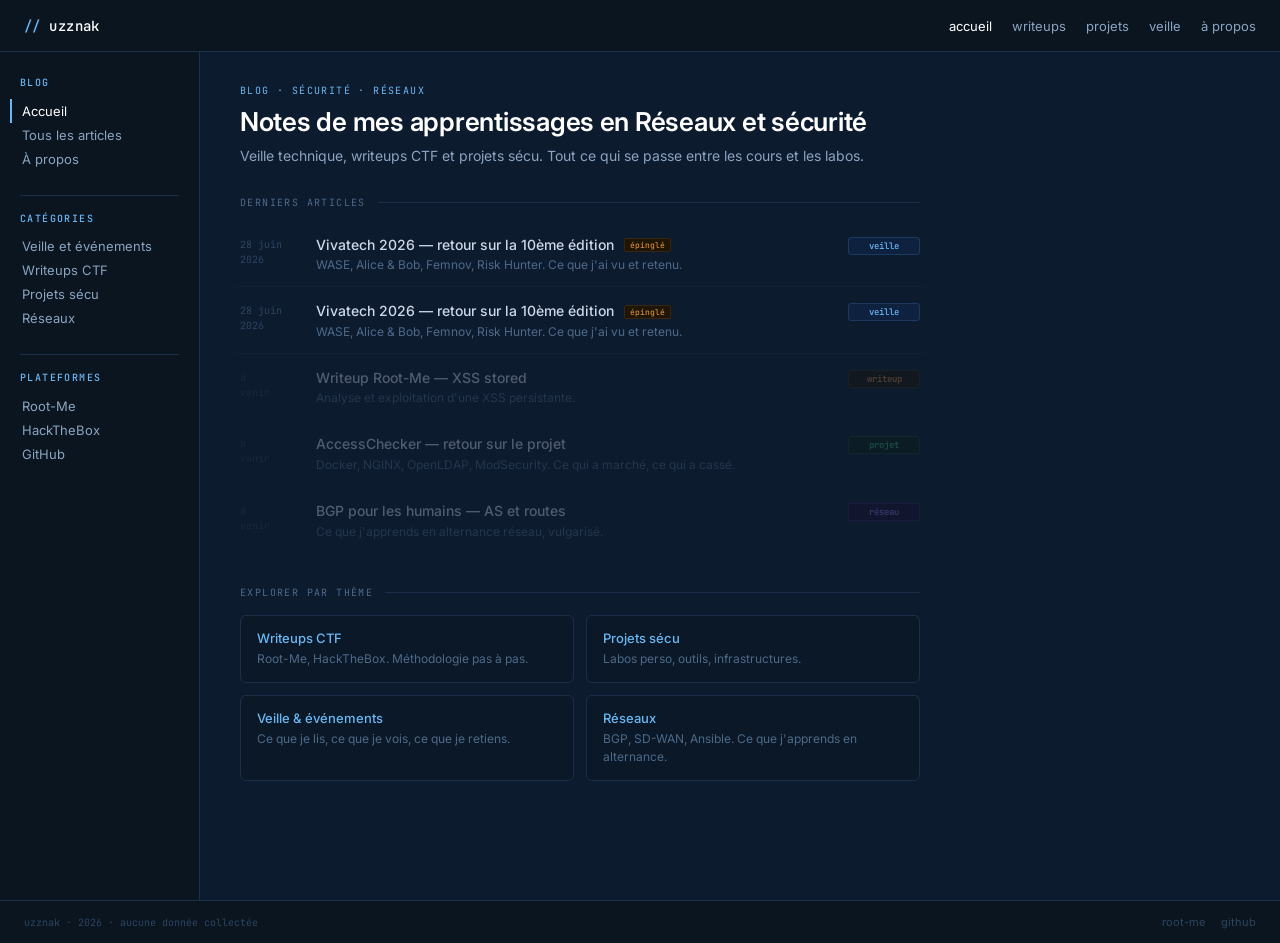
<file: index.html>
<!DOCTYPE html>
<html lang="fr">
<head>
  <meta charset="UTF-8">
  <meta name="viewport" content="width=device-width, initial-scale=1.0">
  <meta name="description" content="Blog de veille cyber, writeups CTF et projets sécu — Uzznak">
  <title>Uzznak — cyber & réseaux</title>
  <link rel="stylesheet" href="style.css">
</head>
<body>

  <div id="header"></div>

  <div class="body">
    <div id="sidebar"></div>



    <!-- CONTENU-->
    <main class="content">
      <div class="eyebrow">blog · sécurité · réseaux</div>
      <h1>Notes de mes apprentissages en Réseaux et sécurité</h1>
      <p class="content-sub">Veille technique, writeups CTF et projets sécu. Tout ce qui se passe entre les cours et les labos.</p>

      <div class="section-label" id="all">derniers articles</div>



      <div class="article-list">
        <a href="articles/vivatech-2026.html" class="article-row">
          <div class="article-date">28 juin<br>2026</div>
          <div>
            <p class="article-title">Vivatech 2026 — retour sur la 10ème édition <span class="pinned">épinglé</span></p>
            <p class="article-desc">WASE, Alice & Bob, Femnov, Risk Hunter. Ce que j'ai vu et retenu.</p>
          </div>
          <span class="badge veille">veille</span>
        </a>

        <a href="articles/filigrane.html" class="article-row">
          <div class="article-date">28 juin<br>2026</div>
          <div>
            <p class="article-title">Vivatech 2026 — retour sur la 10ème édition <span class="pinned">épinglé</span></p>
            <p class="article-desc">WASE, Alice & Bob, Femnov, Risk Hunter. Ce que j'ai vu et retenu.</p>
          </div>
          <span class="badge veille">veille</span>
        </a>
        

        <div class="article-row ghost">
          <div class="article-date">à<br>venir</div>
          <div>
            <p class="article-title">Writeup Root-Me — XSS stored</p>
            <p class="article-desc">Analyse et exploitation d'une XSS persistante.</p>
          </div>
          <span class="badge writeup">writeup</span>
        </div>

        <div class="article-row ghost">
          <div class="article-date">à<br>venir</div>
          <div>
            <p class="article-title">AccessChecker — retour sur le projet</p>
            <p class="article-desc">Docker, NGINX, OpenLDAP, ModSecurity. Ce qui a marché, ce qui a cassé.</p>
          </div>
          <span class="badge projet">projet</span>
        </div>

        <div class="article-row ghost">
          <div class="article-date">à<br>venir</div>
          <div>
            <p class="article-title">BGP pour les humains — AS et routes</p>
            <p class="article-desc">Ce que j'apprends en alternance réseau, vulgarisé.</p>
          </div>
          <span class="badge reseau">réseau</span>
        </div>

      </div>

      <div style="margin-top: 2rem;">
        <div class="section-label">explorer par thème</div>
        <div class="theme-cards">
          <a href="index.html#writeups" class="theme-card">
            <div class="theme-card-title">Writeups CTF</div>
            <div class="theme-card-desc">Root-Me, HackTheBox. Méthodologie pas à pas.</div>
          </a>
          <a href="index.html#projets" class="theme-card">
            <div class="theme-card-title">Projets sécu</div>
            <div class="theme-card-desc">Labos perso, outils, infrastructures.</div>
          </a>
          <a href="index.html#veille" class="theme-card">
            <div class="theme-card-title">Veille &amp; événements</div>
            <div class="theme-card-desc">Ce que je lis, ce que je vois, ce que je retiens.</div>
          </a>
          <a href="index.html#reseau" class="theme-card">
            <div class="theme-card-title">Réseaux</div>
            <div class="theme-card-desc">BGP, SD-WAN, Ansible. Ce que j'apprends en alternance.</div>
          </a>
        </div>
      </div>

    </main>
  </div>

  <div id="footer"></div>

  <script src="components.js" data-root=""></script>
</body>
</html>
</file>
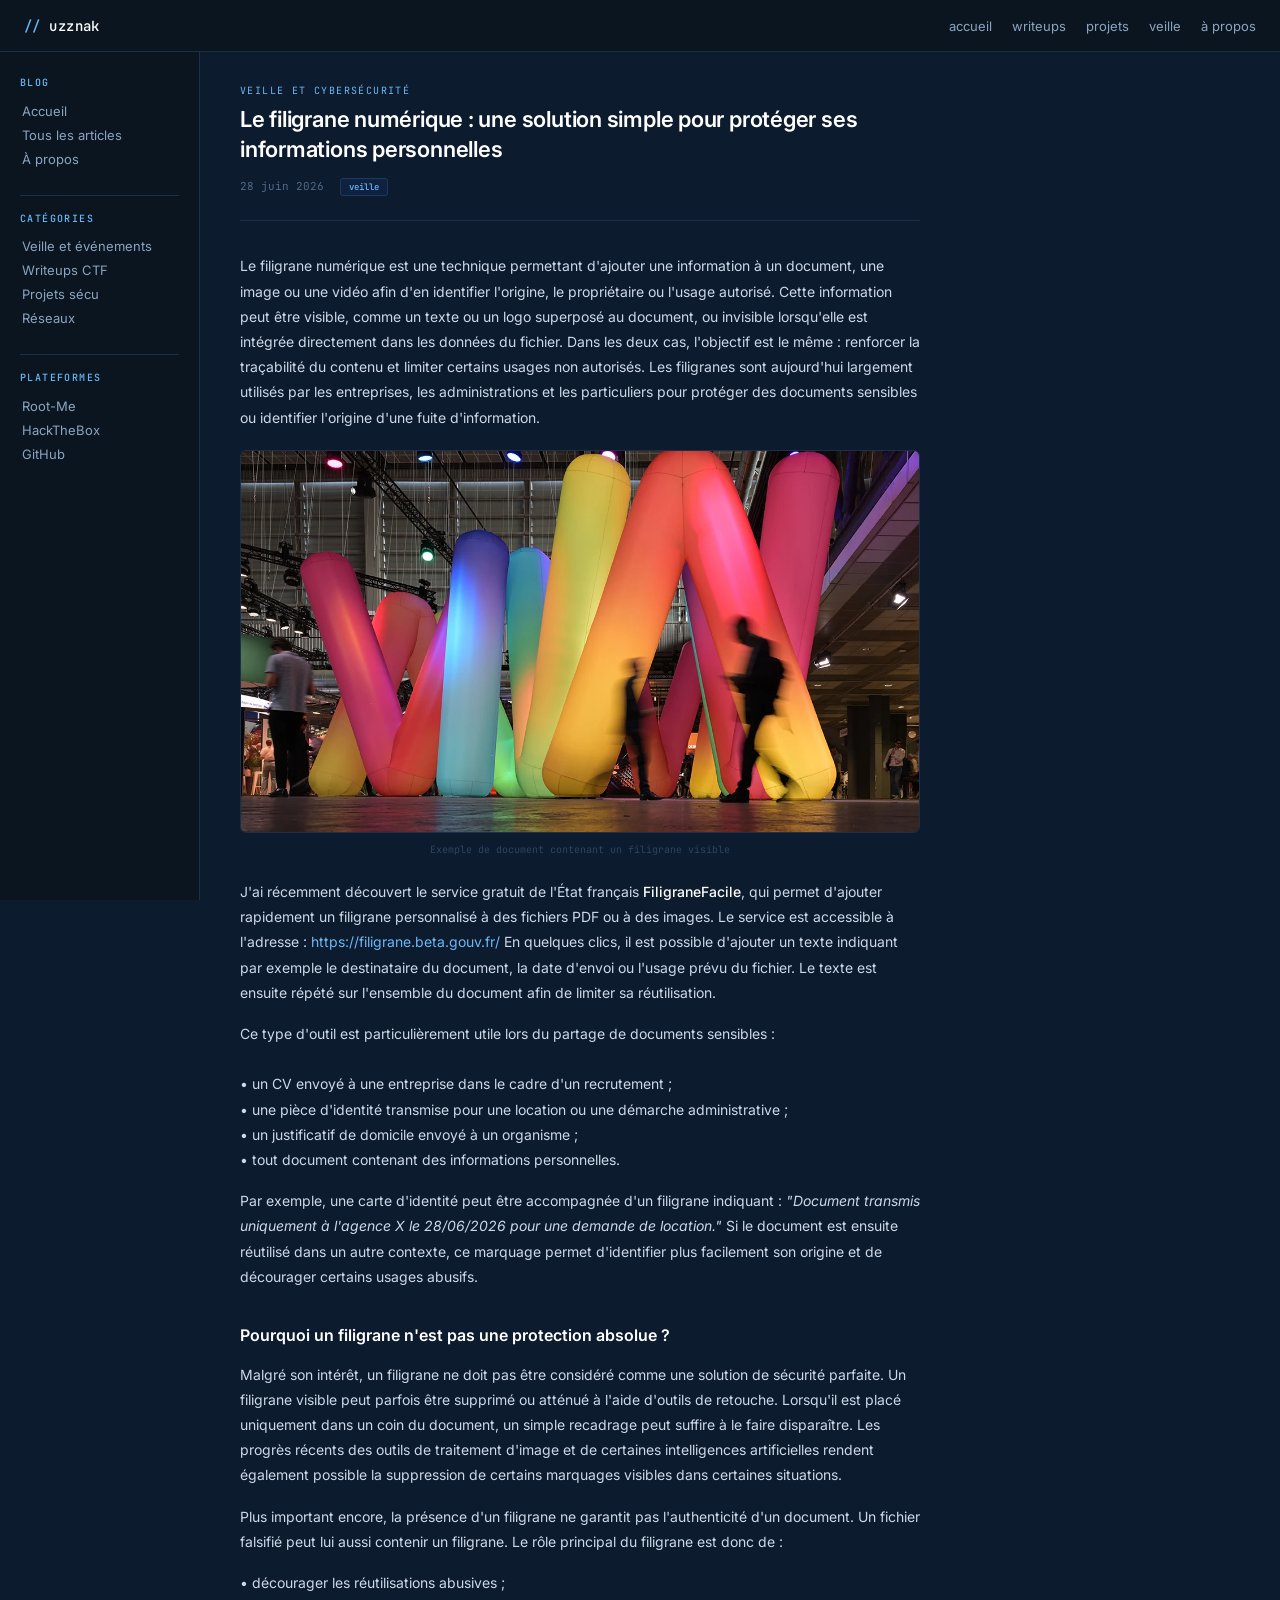
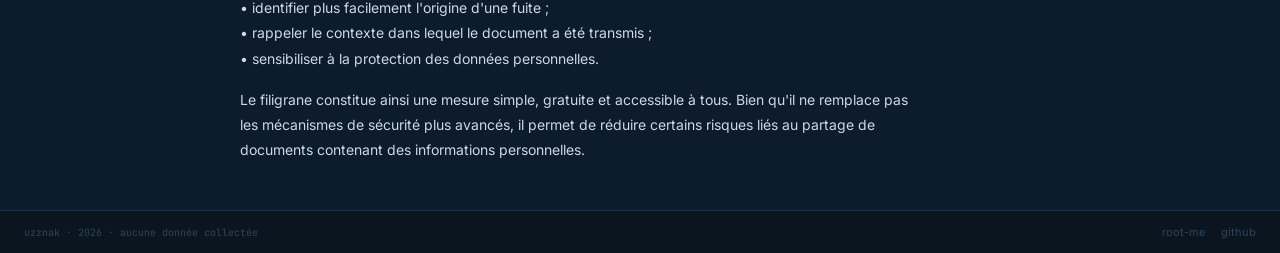
<file: articles/filigrane.html>
<!DOCTYPE html>
<html lang="fr">
<head>
  <meta charset="UTF-8">
  <meta name="viewport" content="width=device-width, initial-scale=1.0">
  <meta name="description" content="Comprendre le fonctionnement des filigranes numériques, leurs usages et leurs limites pour protéger ses documents.">
  <title>Le filigrane numérique — Uzznak</title>
  <link rel="stylesheet" href="../style.css">
</head>
<body>

  <div id="header"></div>

  <div class="body">
    <div id="sidebar"></div>

    <main class="content">

      <div class="article-header">
        <div class="eyebrow">veille et cybersécurité</div>
        <h1>Le filigrane numérique : une solution simple pour protéger ses informations personnelles</h1>
        <div class="article-meta">
          <span>28 juin 2026</span>
          <span class="badge veille">veille</span>
        </div>
      </div>

      <div class="article-body">

        <p>
          Le filigrane numérique est une technique permettant d'ajouter une information à un document, une image ou une vidéo afin d'en identifier l'origine, le propriétaire ou l'usage autorisé.

          Cette information peut être visible, comme un texte ou un logo superposé au document, ou invisible lorsqu'elle est intégrée directement dans les données du fichier. Dans les deux cas, l'objectif est le même : renforcer la traçabilité du contenu et limiter certains usages non autorisés.

          Les filigranes sont aujourd'hui largement utilisés par les entreprises, les administrations et les particuliers pour protéger des documents sensibles ou identifier l'origine d'une fuite d'information.
        </p>

        <figure>
          <img
            src="../assets/img/vivatech/entry.webp"
            alt="Exemple de document contenant un filigrane"
            class="article-img"
            onerror="this.style.display='none'; this.nextElementSibling.style.display='flex';">
          <div class="article-img-placeholder" style="display:none">

            <span>assets/img/filigranes/exemple.jpg</span>
          </div>
          <figcaption class="article-img-caption">Exemple de document contenant un filigrane visible</figcaption>
        </figure>

        <p>
          J'ai récemment découvert le service gratuit de l'État français <strong>FiligraneFacile</strong>, qui permet d'ajouter rapidement un filigrane personnalisé à des fichiers PDF ou à des images.

          Le service est accessible à l'adresse :
          <a href="https://filigrane.beta.gouv.fr/" target="_blank">https://filigrane.beta.gouv.fr/</a>

          En quelques clics, il est possible d'ajouter un texte indiquant par exemple le destinataire du document, la date d'envoi ou l'usage prévu du fichier. Le texte est ensuite répété sur l'ensemble du document afin de limiter sa réutilisation.
        </p>

        <p>
          Ce type d'outil est particulièrement utile lors du partage de documents sensibles :

          <br><br>

          • un CV envoyé à une entreprise dans le cadre d'un recrutement ;<br>
          • une pièce d'identité transmise pour une location ou une démarche administrative ;<br>
          • un justificatif de domicile envoyé à un organisme ;<br>
          • tout document contenant des informations personnelles.
        </p>

        <p>
          Par exemple, une carte d'identité peut être accompagnée d'un filigrane indiquant :

          <em>"Document transmis uniquement à l'agence X le 28/06/2026 pour une demande de location."</em>

          Si le document est ensuite réutilisé dans un autre contexte, ce marquage permet d'identifier plus facilement son origine et de décourager certains usages abusifs.
        </p>

        <h2>Pourquoi un filigrane n'est pas une protection absolue ?</h2>

        <p>
          Malgré son intérêt, un filigrane ne doit pas être considéré comme une solution de sécurité parfaite.

          Un filigrane visible peut parfois être supprimé ou atténué à l'aide d'outils de retouche. Lorsqu'il est placé uniquement dans un coin du document, un simple recadrage peut suffire à le faire disparaître.

          Les progrès récents des outils de traitement d'image et de certaines intelligences artificielles rendent également possible la suppression de certains marquages visibles dans certaines situations.
        </p>

        <p>
          Plus important encore, la présence d'un filigrane ne garantit pas l'authenticité d'un document. Un fichier falsifié peut lui aussi contenir un filigrane.

          Le rôle principal du filigrane est donc de :
        </p>

        <p>
          • décourager les réutilisations abusives ;<br>
          • identifier plus facilement l'origine d'une fuite ;<br>
          • rappeler le contexte dans lequel le document a été transmis ;<br>
          • sensibiliser à la protection des données personnelles.
        </p>

        <p>
          Le filigrane constitue ainsi une mesure simple, gratuite et accessible à tous. Bien qu'il ne remplace pas les mécanismes de sécurité plus avancés, il permet de réduire certains risques liés au partage de documents contenant des informations personnelles.
        </p>

      </div>

    </main>
  </div>

  <div id="footer"></div>

  <script src="../components.js" data-root="../"></script>
</body>
</html>
</file>
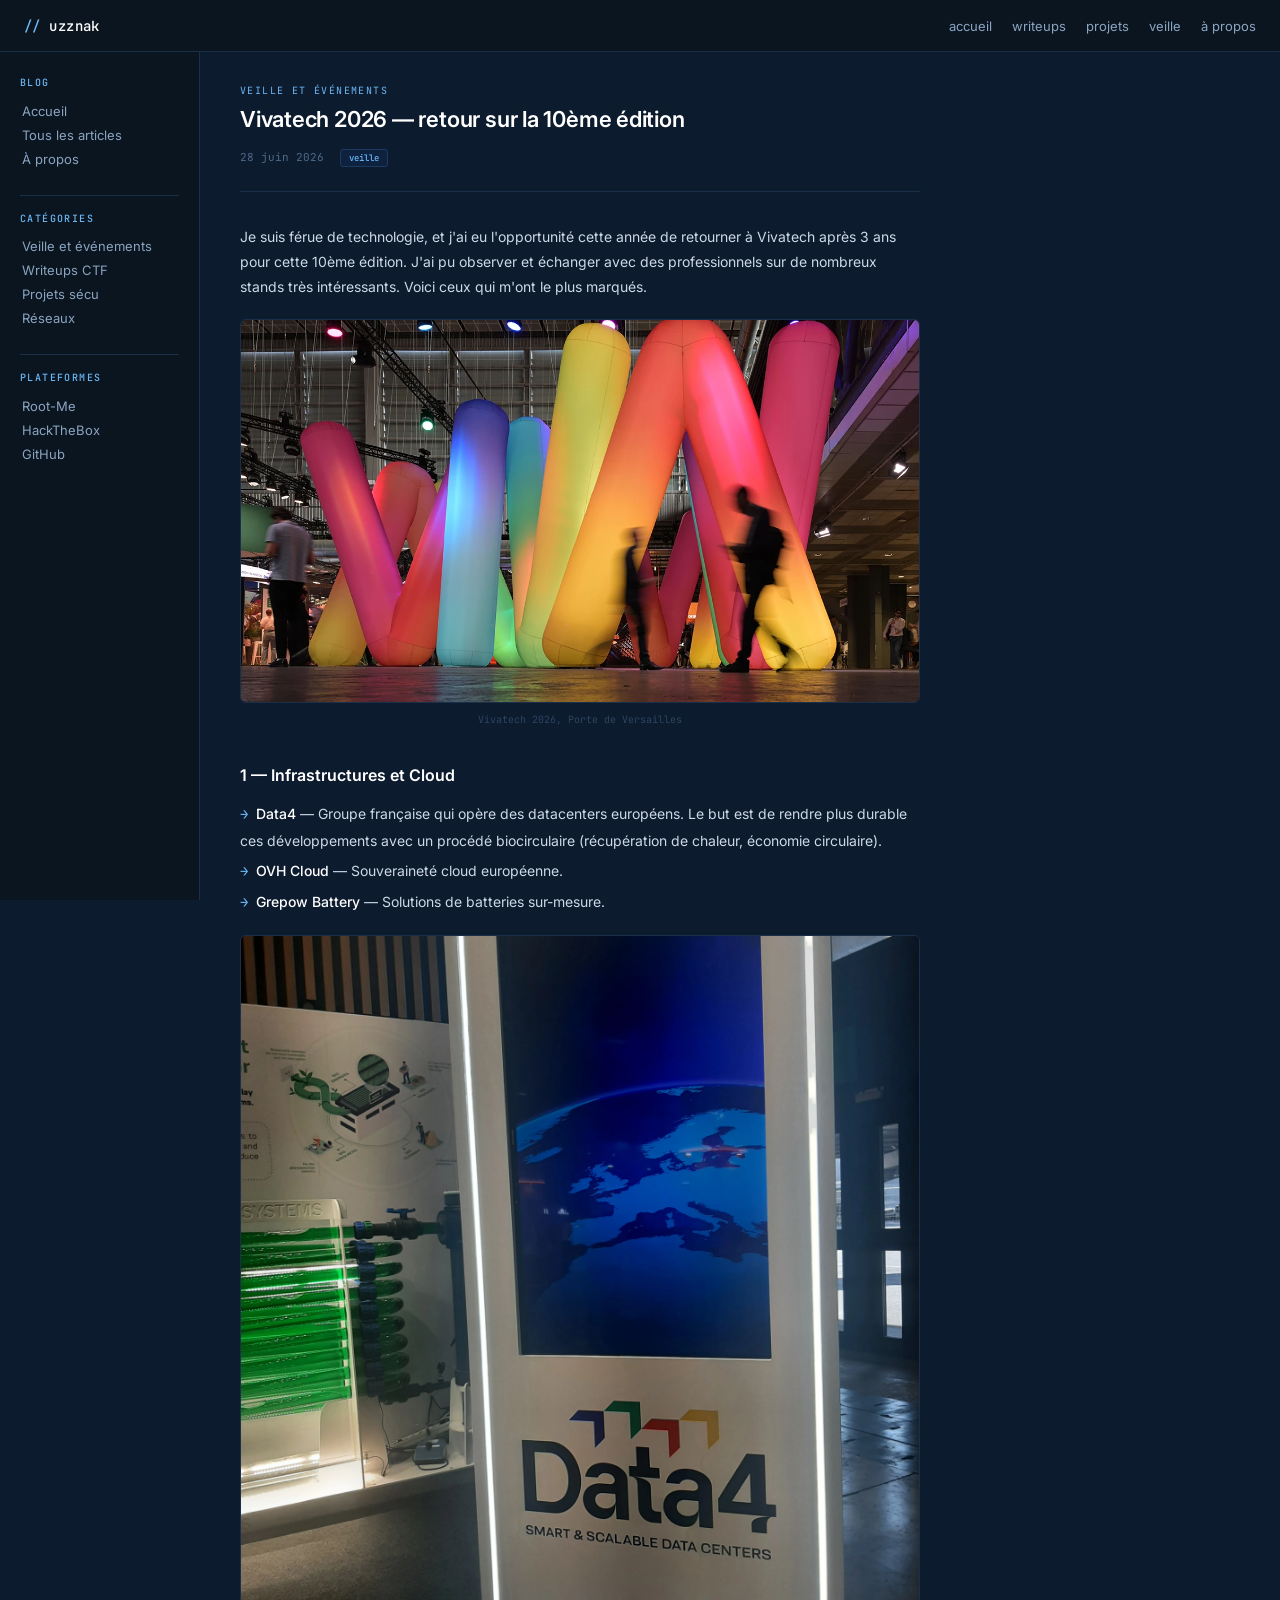
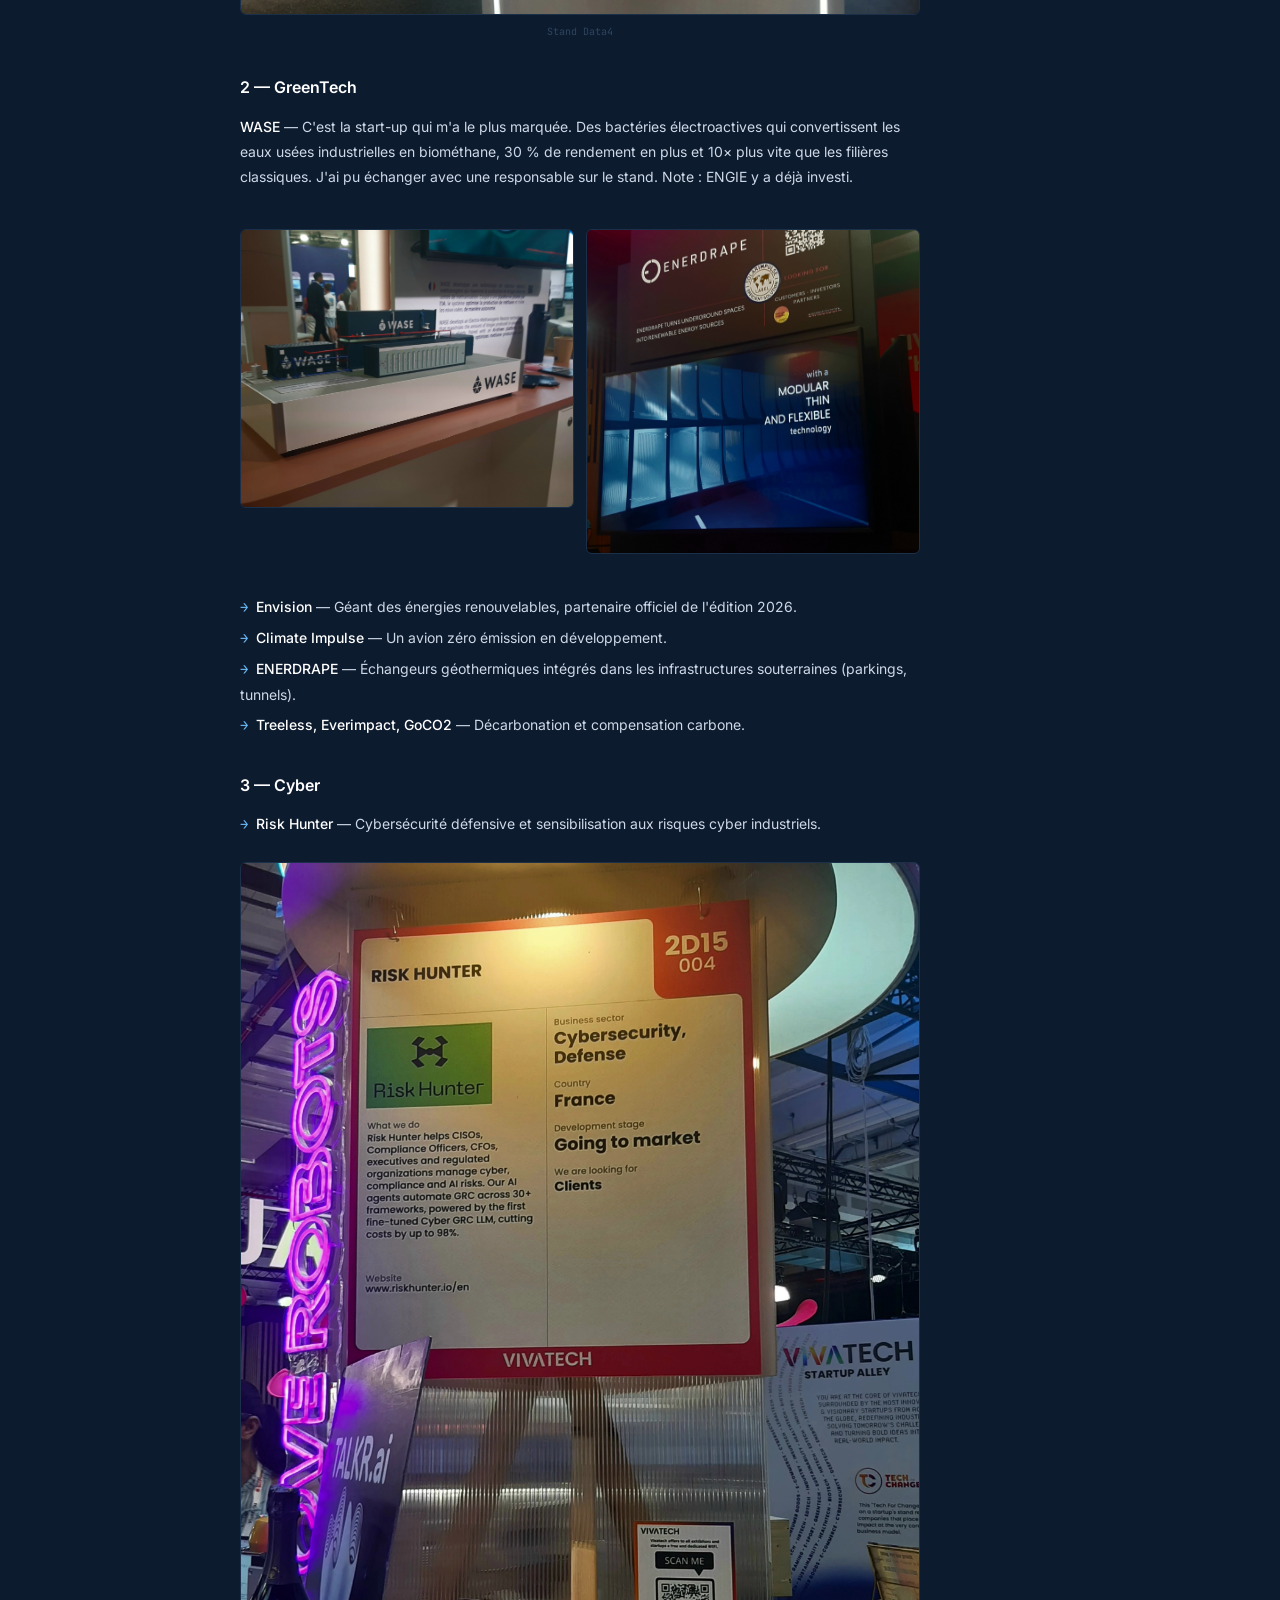
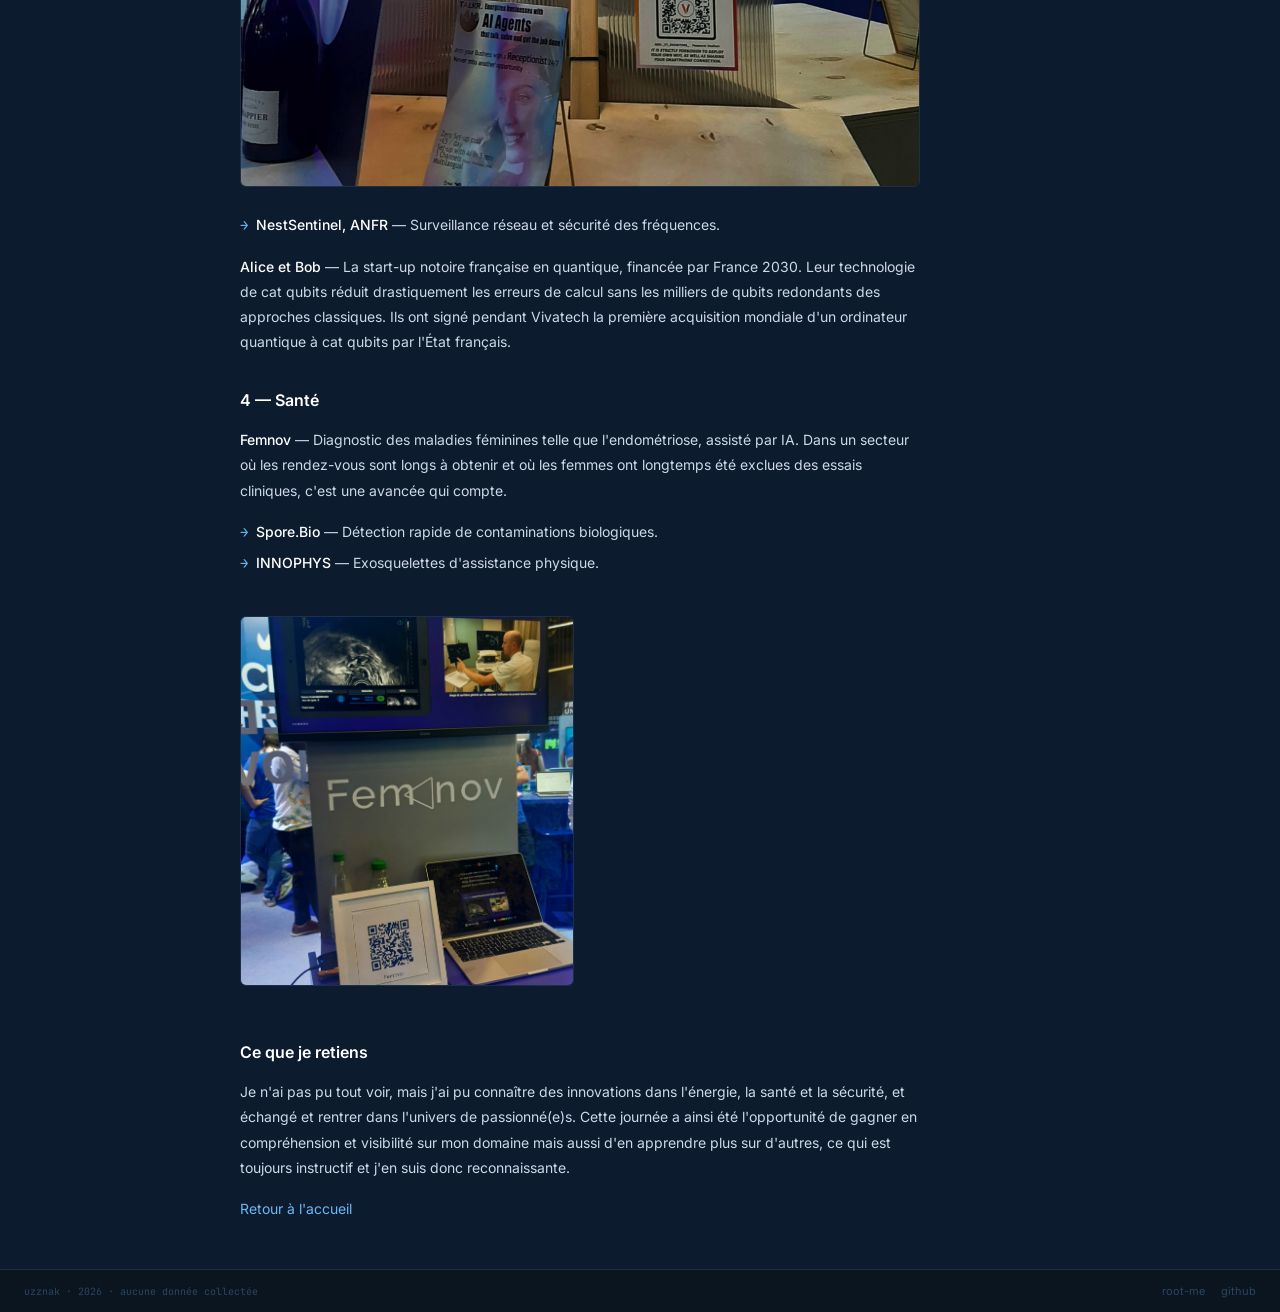
<file: articles/vivatech-2026.html>
<!DOCTYPE html>
<html lang="fr">
<head>
  <meta charset="UTF-8">
  <meta name="viewport" content="width=device-width, initial-scale=1.0">
  <meta name="description" content="Retour sur Vivatech 2026 — WASE, Alice et Bob, Femnov, Risk Hunter.">
  <title>Vivatech 2026 — Uzznak</title>
  <link rel="stylesheet" href="../style.css">
</head>
<body>


  <div id="header"></div>

  <div class="body">
    <div id="sidebar"></div>

    <main class="content">

      <div class="article-header">
        <div class="eyebrow">veille et événements</div>
        <h1>Vivatech 2026 — retour sur la 10ème édition</h1>
        <div class="article-meta">
          <span>28 juin 2026</span>
          <span class="badge veille">veille</span>
        </div>
      </div>

      <div class="article-body">

        <p>Je suis férue de technologie, et j'ai eu l'opportunité cette année de retourner à Vivatech après 3 ans pour cette 10ème édition.
          
        J'ai pu observer et échanger avec des professionnels sur de nombreux stands très intéressants. Voici ceux qui m'ont le plus marqués.</p>

        <!-- Image d'ambiance générale -->
        <figure>
          <img
            src="../assets/img/vivatech/entry.webp"
            alt="Vivatech 2026 — hall principal"
            class="article-img"
            onerror="this.style.display='none'; this.nextElementSibling.style.display='flex';">
          <div class="article-img-placeholder" style="display:none">
            
            <span>assets/img/vivatech/ambiance.jpg</span>
          </div>
          <figcaption class="article-img-caption">Vivatech 2026, Porte de Versailles</figcaption>
        </figure>

        <h2>1 — Infrastructures et Cloud</h2>

        <ul>
          <li><strong>Data4</strong> — Groupe française qui opère des datacenters européens. Le but est de rendre plus durable ces développements avec un procédé biocirculaire (récupération de chaleur, économie circulaire).</li>
          <li><strong>OVH Cloud</strong> — Souveraineté cloud européenne.</li>
          <li><strong>Grepow Battery</strong> — Solutions de batteries sur-mesure.</li>
        </ul>

        <figure>
          <img
            src="../assets/img/vivatech/data4.webp"
            alt="Stand Data4 — datacenter biocirculaire"
            class="article-img"
            onerror="this.style.display='none'; this.nextElementSibling.style.display='flex';">
          <div class="article-img-placeholder" style="display:none">
            
            <span>assets/img/vivatech/data4.jpg</span>
          </div>
          <figcaption class="article-img-caption">Stand Data4</figcaption>
        </figure>

        <h2>2 — GreenTech</h2>

        <p><strong>WASE</strong> — C'est la start-up qui m'a le plus marquée. Des bactéries électroactives qui convertissent les eaux usées industrielles en biométhane, 30 % de rendement en plus et 10× plus vite que les filières classiques. J'ai pu échanger avec une responsable sur le stand. Note : ENGIE y a déjà investi.</p>

        <div class="article-img-grid">
          <figure>
            <img
              src="../assets/img/vivatech/wase.webp"
              alt="Stand WASE"
              class="article-img"
              onerror="this.style.display='none'; this.nextElementSibling.style.display='flex';">
            <div class="article-img-placeholder" style="display:none">
              <span></span>
              <span>vivatech/wase.jpg</span>
            </div>
          </figure>
          <figure>
            <img
              src="../assets/img/vivatech/enerdrape.webp"
              alt="Stand WASE — détail"
              class="article-img"
              onerror="this.style.display='none'; this.nextElementSibling.style.display='flex';">
            <div class="article-img-placeholder" style="display:none">
              
              <span>vivatech/wase-2.jpg</span>
            </div>
          </figure>
        </div>

        <ul>
          <li><strong>Envision</strong> — Géant des énergies renouvelables, partenaire officiel de l'édition 2026.</li>
          <li><strong>Climate Impulse</strong> — Un avion zéro émission en développement.</li>
          <li><strong>ENERDRAPE</strong> — Échangeurs géothermiques intégrés dans les infrastructures souterraines (parkings, tunnels).</li>
          <li><strong>Treeless, Everimpact, GoCO2</strong> — Décarbonation et compensation carbone.</li>
        </ul>

        <h2>3 — Cyber</h2>

        <ul>
          <li><strong>Risk Hunter</strong> — Cybersécurité défensive et sensibilisation aux risques cyber industriels.</li>

           <figure>
            <img
              src="../assets/img/vivatech/risk-hunter.webp"
              alt="Stand WASE"
              class="article-img"
              onerror="this.style.display='none'; this.nextElementSibling.style.display='flex';">
            <div class="article-img-placeholder" style="display:none">
              <span></span>
              <span>vivatech/wase.jpg</span>
            </div>
          </figure>
          <figure>

          <li><strong>NestSentinel, ANFR</strong> — Surveillance réseau et sécurité des fréquences.</li>
        </ul>

        <p><strong>Alice et Bob</strong> — La start-up notoire française en quantique, financée par France 2030. Leur technologie de cat qubits réduit drastiquement les erreurs de calcul sans les milliers de qubits redondants des approches classiques. Ils ont signé pendant Vivatech la première acquisition mondiale d'un ordinateur quantique à cat qubits par l'État français.</p>

        <!-- <figure>
          <img
            src="../assets/img/vivatech/alice-bob.webp"
            alt="Stand Alice et Bob — quantique"
            class="article-img"
            onerror="this.style.display='none'; this.nextElementSibling.style.display='flex';">
          <div class="article-img-placeholder" style="display:none">
            
            <span>assets/img/vivatech/alice-bob.jpg</span>
          </div>
          <figcaption class="article-img-caption">Stand Alice et Bob</figcaption>
        </figure> -->

        <h2>4 — Santé</h2>

        <p><strong>Femnov</strong> — Diagnostic des maladies féminines telle que l'endométriose, assisté par IA. Dans un secteur où les rendez-vous sont longs à obtenir et où les femmes ont longtemps été exclues des essais cliniques, c'est une avancée qui compte.</p>

        <ul>
          <li><strong>Spore.Bio</strong> — Détection rapide de contaminations biologiques.</li>
          <li><strong>INNOPHYS</strong> — Exosquelettes d'assistance physique.</li>
        </ul>

        <div class="article-img-grid">
          <figure>
            <img
              src="../assets/img/vivatech/femnov.webp"
              alt="Stand Femnov"
              class="article-img"
              onerror="this.style.display='none'; this.nextElementSibling.style.display='flex';">
            <div class="article-img-placeholder" style="display:none">
              
              <span>vivatech/femnov.jpg</span>
            </div>
          </figure>
          <!-- <figure>
            <img
              src="../../assets/img/vivatech/sante.jpg"
              alt="Zone santé Vivatech"
              class="article-img"
              onerror="this.style.display='none'; this.nextElementSibling.style.display='flex';">
            <div class="article-img-placeholder" style="display:none">
              
              <span>vivatech/sante.jpg</span>
            </div>
          </figure> -->
        </div>

        <h2>Ce que je retiens</h2>

        <p>Je n'ai pas pu tout voir, mais j'ai pu connaître des innovations dans l'énergie, la santé et la sécurité, et échangé et rentrer dans l'univers de passionné(e)s. Cette journée a ainsi été l'opportunité de gagner en compréhension et visibilité sur mon domaine mais aussi d'en apprendre plus sur d'autres, ce qui est toujours instructif et j'en suis donc reconnaissante.</p>

        <p><a href="../index.html">Retour à l'accueil</a></p>

      </div>
    </main>
  </div>

  <div id="footer"></div>

  <script src="../components.js" data-root="../"></script>
</body>
</html>
</file>
<file: style.css>
@import url('https://fonts.googleapis.com/css2?family=Inter:wght@400;500;600&family=JetBrains+Mono:wght@400;500&display=swap');

/* ── Variables ── */
:root {
  --bg-base:      #0d1b2e;
  --bg-dark:      #0a1520;
  --bg-card:      #0a1827;
  --border:       #1c2f48;
  --border-light: #122035;
  --accent:       #6bb8f5;
  --text-primary: #ffffff;
  --text-body:    #cdd8e8;
  --text-muted:   #8ba4c0;
  --text-dim:     #4d6a88;
  --text-faint:   #2d4560;
  --font-sans:    'Inter', sans-serif;
  --font-mono:    'JetBrains Mono', monospace;
  --radius:       6px;
}

/* ── Reset ── */
*, *::before, *::after { box-sizing: border-box; margin: 0; padding: 0; }
a { text-decoration: none; color: inherit; }
ul { list-style: none; }

/* ── Layout global ── */
body {
  font-family: var(--font-sans);
  background: var(--bg-base);
  color: var(--text-body);
  min-height: 100vh;
  display: grid;
  grid-template-rows: 52px 1fr auto;
  grid-template-columns: 1fr;
}

/* ── Header ── */
.header {
  background: var(--bg-dark);
  border-bottom: 1px solid var(--border);
  display: flex;
  align-items: center;
  justify-content: space-between;
  padding: 0 1.5rem;
  position: sticky;
  top: 0;
  z-index: 100;
}

.logo {
  font-family: var(--font-mono);
  font-size: 14px;
  font-weight: 500;
  color: var(--text-primary);
  letter-spacing: 0.03em;
}

.logo em {
  color: var(--accent);
  font-style: normal;
}

.nav {
  display: flex;
  gap: 1.25rem;
  align-items: center;
}

.nav a {
  font-size: 13px;
  color: var(--text-muted);
  transition: color 0.12s;
}

.nav a:hover,
.nav a.active {
  color: var(--text-primary);
}

/* ── Body : sidebar + contenu ── */
.body {
  display: grid;
  grid-template-columns: 200px 1fr;
}

/* ── Sidebar ── */
.sidebar {
  background: var(--bg-dark);
  border-right: 1px solid var(--border);
  padding: 1.5rem 0;
  position: sticky;
  top: 52px;
  height: calc(100vh - 52px);
  overflow-y: auto;
}

.sidebar-section {
  margin-bottom: 1.5rem;
  padding: 0 1.25rem;
}

.sidebar-heading {
  font-family: var(--font-mono);
  font-size: 10px;
  font-weight: 500;
  color: var(--accent);
  letter-spacing: 0.14em;
  text-transform: uppercase;
  margin-bottom: 0.6rem;
}

.sidebar-link {
  display: block;
  font-size: 13px;
  color: var(--text-muted);
  padding: 4px 0 4px 10px;
  margin-left: -10px;
  border-left: 2px solid transparent;
  transition: color 0.12s, border-color 0.12s;
  cursor: pointer;
}

.sidebar-link:hover { color: var(--text-primary); }

.sidebar-link.active {
  color: var(--text-primary);
  border-left-color: var(--accent);
}

.sidebar-divider {
  border: none;
  border-top: 1px solid var(--border);
  margin: 1rem 1.25rem;
}

/* ── Contenu principal ── */
.content {
  padding: 2rem 2.5rem;
  max-width: 760px;
}

.eyebrow {
  font-family: var(--font-mono);
  font-size: 10px;
  color: var(--accent);
  letter-spacing: 0.14em;
  text-transform: uppercase;
  margin-bottom: 0.5rem;
}

.content h1 {
  font-size: 26px;
  font-weight: 600;
  color: var(--text-primary);
  letter-spacing: -0.01em;
  line-height: 1.3;
  margin-bottom: 0.4rem;
}

.content-sub {
  font-size: 14px;
  color: var(--text-muted);
  line-height: 1.6;
  margin-bottom: 1.75rem;
}

/* ── Section label ── */
.section-label {
  font-family: var(--font-mono);
  font-size: 10px;
  color: var(--text-dim);
  letter-spacing: 0.14em;
  text-transform: uppercase;
  margin-bottom: 0.75rem;
  display: flex;
  align-items: center;
  gap: 0.75rem;
}

.section-label::after {
  content: '';
  flex: 1;
  height: 1px;
  background: var(--border);
}

/* ── Liste articles ── */
.article-list {
  display: flex;
  flex-direction: column;
}

.article-row {
  display: grid;
  grid-template-columns: 60px 1fr 72px;
  gap: 0 1rem;
  align-items: start;
  padding: 0.875rem 0.5rem;
  border-bottom: 1px solid var(--border-light);
  cursor: pointer;
  border-radius: var(--radius);
  transition: background 0.1s;
  margin: 0 -0.5rem;
}

.article-row:hover { background: var(--bg-card); }

.article-row.ghost { opacity: 0.35; pointer-events: none; }

.article-date {
  font-family: var(--font-mono);
  font-size: 10px;
  color: var(--text-faint);
  line-height: 1.5;
  padding-top: 2px;
}

.article-title {
  font-size: 14px;
  font-weight: 500;
  color: var(--text-body);
  margin-bottom: 3px;
  line-height: 1.4;
}

.article-desc {
  font-size: 12px;
  color: var(--text-dim);
}

/* ── Badges catégorie ── */
.badge {
  font-family: var(--font-mono);
  font-size: 9px;
  font-weight: 500;
  padding: 2px 8px;
  border-radius: 3px;
  display: inline-block;
  margin-top: 2px;
  text-align: center;
}

.badge.veille  { background: #0e2240; color: var(--accent);  border: 1px solid #1c3a5f; }
.badge.writeup { background: #1f1505; color: #d4893a; border: 1px solid #3a2510; }
.badge.projet  { background: #0d2015; color: #3ab070; border: 1px solid #1a4028; }
.badge.reseau  { background: #1a1030; color: #9b6de0; border: 1px solid #352060; }

/* ── Badge épinglé ── */
.pinned {
  font-family: var(--font-mono);
  font-size: 8px;
  color: #d4893a;
  background: #1f1505;
  border: 1px solid #3a2510;
  padding: 1px 5px;
  border-radius: 2px;
  margin-left: 6px;
  vertical-align: middle;
}

/* ── Cards thèmes ── */
.theme-cards {
  display: grid;
  grid-template-columns: 1fr 1fr;
  gap: 0.75rem;
  margin-top: 1rem;
}

.theme-card {
  background: var(--bg-card);
  border: 1px solid var(--border);
  border-radius: var(--radius);
  padding: 0.875rem 1rem;
  cursor: pointer;
  transition: border-color 0.12s;
  text-decoration: none;
  display: block;
}

.theme-card:hover { border-color: var(--accent); }

.theme-card-title {
  font-size: 13px;
  font-weight: 500;
  color: var(--accent);
  margin-bottom: 4px;
}

.theme-card-desc {
  font-size: 12px;
  color: var(--text-dim);
  line-height: 1.5;
}

/* ── Footer ── */
.footer {
  background: var(--bg-dark);
  border-top: 1px solid var(--border);
  padding: 0.875rem 1.5rem;
  display: flex;
  justify-content: space-between;
  align-items: center;
}

.footer-text {
  font-family: var(--font-mono);
  font-size: 10px;
  color: var(--text-faint);
}

.footer-links {
  display: flex;
  gap: 1rem;
}

.footer-links a {
  font-size: 11px;
  color: var(--text-faint);
  transition: color 0.12s;
}

.footer-links a:hover { color: var(--accent); }

/* ── Page article ── */
.article-header {
  margin-bottom: 2rem;
  padding-bottom: 1.5rem;
  border-bottom: 1px solid var(--border);
}

.article-header h1 {
  font-size: 22px;
  font-weight: 600;
  color: var(--text-primary);
  line-height: 1.35;
  margin-bottom: 0.75rem;
}

.article-meta {
  display: flex;
  gap: 1rem;
  align-items: center;
  font-family: var(--font-mono);
  font-size: 11px;
  color: var(--text-dim);
}

.article-body {
  font-size: 14px;
  line-height: 1.8;
  color: var(--text-body);
}

.article-body h2 {
  font-size: 16px;
  font-weight: 600;
  color: var(--text-primary);
  margin: 2rem 0 0.75rem;
}

.article-body h3 {
  font-size: 14px;
  font-weight: 500;
  color: var(--accent);
  margin: 1.5rem 0 0.5rem;
  font-family: var(--font-mono);
  letter-spacing: 0.04em;
  text-transform: uppercase;
  font-size: 11px;
}

.article-body p { margin-bottom: 1rem; }

.article-body ul {
  list-style: none;
  margin-bottom: 1rem;
  display: flex;
  flex-direction: column;
  gap: 0.3rem;
}

.article-body ul li::before {
  content: '→ ';
  color: var(--accent);
  font-family: var(--font-mono);
}

.article-body strong { color: var(--text-primary); font-weight: 500; }

.article-body a { color: var(--accent); border-bottom: 1px solid transparent; transition: border-color 0.12s; }
.article-body a:hover { border-bottom-color: var(--accent); }

/* ── Responsive minimal ── */
@media (max-width: 640px) {
  .body { grid-template-columns: 1fr; }
  .sidebar { display: none; }
  .content { padding: 1.25rem; }
  .theme-cards { grid-template-columns: 1fr; }
  .article-row { grid-template-columns: 50px 1fr; }
  .badge { display: none; }
}

/* ── Images dans les articles ── */
.article-img {
  width: 100%;
  border-radius: var(--radius);
  border: 1px solid var(--border);
  margin: 1.25rem 0;
  display: block;
  background: var(--bg-card);
}

.article-img-placeholder {
  width: 100%;
  aspect-ratio: 16 / 9;
  border-radius: var(--radius);
  border: 1px dashed var(--border);
  background: var(--bg-card);
  display: flex;
  flex-direction: column;
  align-items: center;
  justify-content: center;
  gap: 0.4rem;
  margin: 1.25rem 0;
  color: var(--text-dim);
  font-family: var(--font-mono);
  font-size: 11px;
}

.article-img-placeholder span {
  font-size: 11px;
  color: var(--text-faint);
}

.article-img-grid {
  display: grid;
  grid-template-columns: 1fr 1fr;
  gap: 0.75rem;
  margin: 1.25rem 0;
}

.article-img-caption {
  font-family: var(--font-mono);
  font-size: 10px;
  color: var(--text-faint);
  text-align: center;
  margin-top: -0.75rem;
  margin-bottom: 1.25rem;
}
</file>
